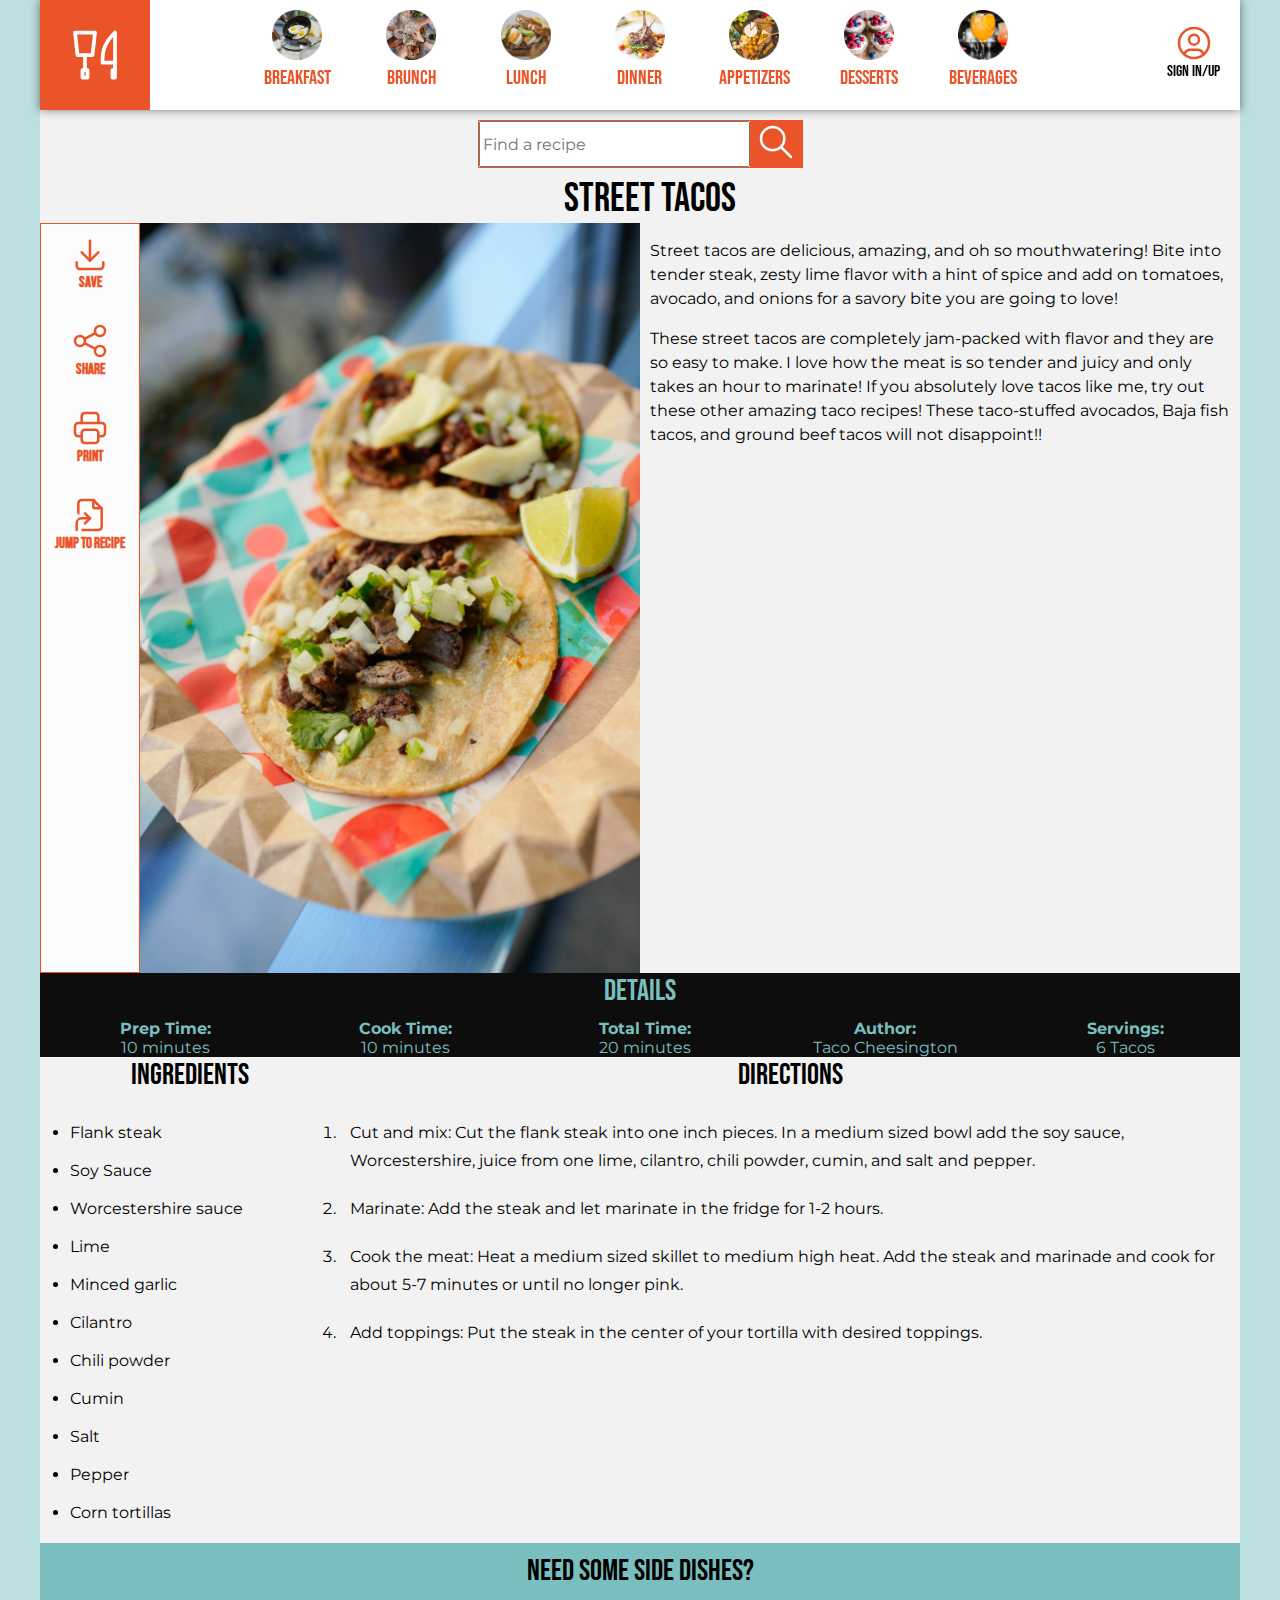
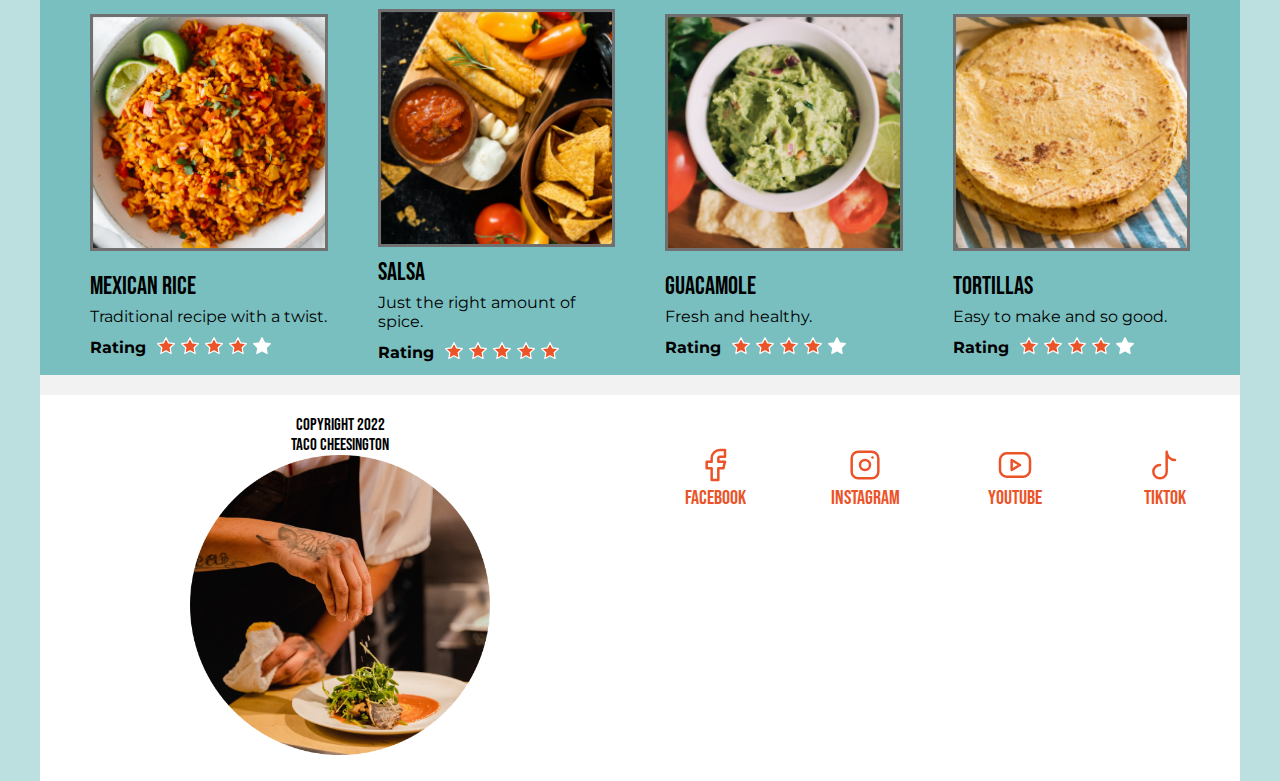
<file: index.html>
<!DOCTYPE html>
<html lang="en">
    <head>
        <meta charset="UTF-8"> 
        <meta name="viewport" content="width=device-width, initial-scale=1.0">
        <link rel="stylesheet" href="styles.css">
        <title>Good Eats- Street Tacos </title> 
        <link rel="preconnect" href="https://fonts.googleapis.com">
        <link rel="preconnect" href="https://fonts.gstatic.com" crossorigin>
        <link href="https://fonts.googleapis.com/css2?family=Bebas+Neue&family=Montserrat:ital,wght@0,400;0,700;1,400&display=swap" rel="stylesheet">
    </head>
    <body>
        <header>
            <section class="start">
                <h1>Street Tacos</h1>
                <div class="hud">
                    <menu>
                        <li>
                            <a href="#">
                                Save
                                <!--save-->
                                <svg xmlns="http://www.w3.org/2000/svg" class="icon icon-tabler icon-tabler-download" width="40" height="40" viewBox="0 0 24 24" stroke-width="1.5" stroke="#EB5428" fill="none" stroke-linecap="round" stroke-linejoin="round">
                                    <path stroke="none" d="M0 0h24v24H0z" fill="none"/>
                                    <path d="M4 17v2a2 2 0 0 0 2 2h12a2 2 0 0 0 2 -2v-2" />
                                    <polyline points="7 11 12 16 17 11" />
                                    <line x1="12" y1="4" x2="12" y2="16" />
                                </svg>
                            </a>
                        </li>
                        <li>
                            <a href="#">
                                Share
                                <!--share-->
                                <svg xmlns="http://www.w3.org/2000/svg" class="icon icon-tabler icon-tabler-share" width="40" height="40" viewBox="0 0 24 24" stroke-width="1.5" stroke="#EB5428" fill="none" stroke-linecap="round" stroke-linejoin="round">
                                    <path stroke="none" d="M0 0h24v24H0z" fill="none"/>
                                    <circle cx="6" cy="12" r="3" />
                                    <circle cx="18" cy="6" r="3" />
                                    <circle cx="18" cy="18" r="3" />
                                    <line x1="8.7" y1="10.7" x2="15.3" y2="7.3" />
                                    <line x1="8.7" y1="13.3" x2="15.3" y2="16.7" />
                                </svg>
                            </a>
                        </li>
                        <li>
                            <a href="#">
                                Print
                                <!--print-->
                                <svg xmlns="http://www.w3.org/2000/svg" class="icon icon-tabler icon-tabler-printer" width="40" height="40" viewBox="0 0 24 24" stroke-width="1.5" stroke="#EB5428" fill="none" stroke-linecap="round" stroke-linejoin="round">
                                    <path stroke="none" d="M0 0h24v24H0z" fill="none"/>
                                    <path d="M17 17h2a2 2 0 0 0 2 -2v-4a2 2 0 0 0 -2 -2h-14a2 2 0 0 0 -2 2v4a2 2 0 0 0 2 2h2" />
                                    <path d="M17 9v-4a2 2 0 0 0 -2 -2h-6a2 2 0 0 0 -2 2v4" />
                                    <rect x="7" y="13" width="10" height="8" rx="2" />
                                </svg>
                            </a>
                        </li>
                        <li>
                            <a href="#">
                                Jump to Recipe
                                <!--jump-->
                                <svg xmlns="http://www.w3.org/2000/svg" class="icon icon-tabler icon-tabler-file-symlink" width="40" height="40" viewBox="0 0 24 24" stroke-width="1.5" stroke="#EB5428" fill="none" stroke-linecap="round" stroke-linejoin="round">
                                    <path stroke="none" d="M0 0h24v24H0z" fill="none"/>
                                    <path d="M4 21v-4a3 3 0 0 1 3 -3h5" />
                                    <path d="M9 17l3 -3l-3 -3" />
                                    <path d="M14 3v4a1 1 0 0 0 1 1h4" />
                                    <path d="M5 11v-6a2 2 0 0 1 2 -2h7l5 5v11a2 2 0 0 1 -2 2h-9.5" />
                                </svg>
                            </a>
                        </li>
                    </menu>
                    <img src="./images/street-tacos.png" alt="Picture of Street Tacos">
                    <div>
                        <p>Street tacos are delicious, amazing, and oh so mouthwatering! Bite into tender steak, zesty lime flavor with a hint of spice and add on tomatoes, avocado, and onions for a savory bite you are going to love!</p>
                        <p>These street tacos are completely jam-packed with flavor and they are so easy to make. I love how the meat is so tender and juicy and only takes an hour to marinate! If you absolutely love tacos like me, try out these other amazing taco recipes! These taco-stuffed avocados, Baja fish tacos, and ground beef tacos will not disappoint!!</p>
                    </div>
                </div>
            </section>
        </header>
        <main>
            <section class="detail">
                <h2>Details</h2>
                <dl>
                    <dt>Prep Time:</dt>
                    <dd>10 minutes</dd>
                </dl>
                <dl>
                    <dt>Cook Time:</dt>
                    <dd>10 minutes</dd>
                </dl>
                <dl>
                    <dt>Total Time:</dt>
                    <dd>20 minutes</dd>
                </dl>
                <dl>
                    <dt>Author:</dt>
                    <dd>Taco Cheesington</dd>
                </dl>
                <dl>
                    <dt>Servings:</dt>
                    <dd>6 Tacos</dd>
                </dl>
            </section>
            <div class="instuctions">
                <section class="ingredients">
                    <h2>Ingredients</h2>
                        <ul>
                            <li>Flank steak</li>
                            <li>Soy Sauce</li>
                            <li>Worcestershire sauce</li>
                            <li>Lime</li>
                            <li>Minced garlic</li>
                            <li>Cilantro</li>
                            <li>Chili powder</li>
                            <li>Cumin</li>
                            <li>Salt</li>
                            <li>Pepper</li>
                            <li>Corn tortillas</li>
                        </ul>
                </section>
                <section class="directions">
                    <h2>Directions</h2>
                        <ol>
                            <li>Cut and mix: Cut the flank steak into one inch pieces. In a medium sized bowl add the soy sauce, Worcestershire, juice from one lime, cilantro, chili powder, cumin, and salt and pepper.</li>
                            <li>Marinate: Add the steak and let marinate in the fridge for 1-2 hours.</li>
                            <li>Cook the meat: Heat a medium sized skillet to medium high heat. Add the steak and marinade and cook for about 5-7 minutes or until no longer pink.</li>
                            <li>Add toppings: Put the steak in the center of your tortilla with desired toppings.</li>
                        </ol>
                </section>
            </div>
            <section class="side-dishes">
                <h2>Need some side dishes?</h2>
                <section>
                    <img src="./images/mexican-rice.png" alt="Picture of Mexican Rice">
                    <div>
                        <h3>Mexican Rice</h3>
                        <p>Traditional recipe with a twist.</p>
                        <dl>
                            <dt>Rating</dt>
                            <dd>
                                <svg xmlns="http://www.w3.org/2000/svg" class="icon icon-tabler icon-tabler-star" width="20" height="20" viewBox="0 0 24 24" stroke-width="1.5" stroke="#ffffff" fill="#EB5428" stroke-linecap="round" stroke-linejoin="round">
                                    <path stroke="none" d="M0 0h24v24H0z" fill="none"/>
                                    <path d="M12 17.75l-6.172 3.245l1.179 -6.873l-5 -4.867l6.9 -1l3.086 -6.253l3.086 6.253l6.9 1l-5 4.867l1.179 6.873z" />
                                </svg>
                                <svg xmlns="http://www.w3.org/2000/svg" class="icon icon-tabler icon-tabler-star" width="20" height="20" viewBox="0 0 24 24" stroke-width="1.5" stroke="#ffffff" fill="#EB5428" stroke-linecap="round" stroke-linejoin="round">
                                    <path stroke="none" d="M0 0h24v24H0z" fill="none"/>
                                    <path d="M12 17.75l-6.172 3.245l1.179 -6.873l-5 -4.867l6.9 -1l3.086 -6.253l3.086 6.253l6.9 1l-5 4.867l1.179 6.873z" />
                                </svg>
                                <svg xmlns="http://www.w3.org/2000/svg" class="icon icon-tabler icon-tabler-star" width="20" height="20" viewBox="0 0 24 24" stroke-width="1.5" stroke="#ffffff" fill="#EB5428" stroke-linecap="round" stroke-linejoin="round">
                                    <path stroke="none" d="M0 0h24v24H0z" fill="none"/>
                                    <path d="M12 17.75l-6.172 3.245l1.179 -6.873l-5 -4.867l6.9 -1l3.086 -6.253l3.086 6.253l6.9 1l-5 4.867l1.179 6.873z" />
                                </svg>
                                <svg xmlns="http://www.w3.org/2000/svg" class="icon icon-tabler icon-tabler-star" width="20" height="20" viewBox="0 0 24 24" stroke-width="1.5" stroke="#ffffff" fill="#EB5428" stroke-linecap="round" stroke-linejoin="round">
                                    <path stroke="none" d="M0 0h24v24H0z" fill="none"/>
                                    <path d="M12 17.75l-6.172 3.245l1.179 -6.873l-5 -4.867l6.9 -1l3.086 -6.253l3.086 6.253l6.9 1l-5 4.867l1.179 6.873z" />
                                </svg>
                                <svg xmlns="http://www.w3.org/2000/svg" class="icon icon-tabler icon-tabler-star" width="20" height="20" viewBox="0 0 24 24" stroke-width="1.5" stroke="#ffffff" fill="#ffffff" stroke-linecap="round" stroke-linejoin="round">
                                    <path stroke="none" d="M0 0h24v24H0z" fill="none"/>
                                    <path d="M12 17.75l-6.172 3.245l1.179 -6.873l-5 -4.867l6.9 -1l3.086 -6.253l3.086 6.253l6.9 1l-5 4.867l1.179 6.873z" />
                                </svg>
                            </dd>
                        </dl>
                    </div>
                </section>
                <section>
                    <img src="./images/salsa.png" alt="Picture of salsa">
                    <div>
                        <h3>Salsa</h3>
                        <p>Just the right amount of spice.</p>
                        <dl>
                            <dt>Rating</dt>
                            <dd>
                                <svg xmlns="http://www.w3.org/2000/svg" class="icon icon-tabler icon-tabler-star" width="20" height="20" viewBox="0 0 24 24" stroke-width="1.5" stroke="#ffffff" fill="#EB5428" stroke-linecap="round" stroke-linejoin="round">
                                    <path stroke="none" d="M0 0h24v24H0z" fill="none"/>
                                    <path d="M12 17.75l-6.172 3.245l1.179 -6.873l-5 -4.867l6.9 -1l3.086 -6.253l3.086 6.253l6.9 1l-5 4.867l1.179 6.873z" />
                                </svg>
                                <svg xmlns="http://www.w3.org/2000/svg" class="icon icon-tabler icon-tabler-star" width="20" height="20" viewBox="0 0 24 24" stroke-width="1.5" stroke="#ffffff" fill="#EB5428" stroke-linecap="round" stroke-linejoin="round">
                                    <path stroke="none" d="M0 0h24v24H0z" fill="none"/>
                                    <path d="M12 17.75l-6.172 3.245l1.179 -6.873l-5 -4.867l6.9 -1l3.086 -6.253l3.086 6.253l6.9 1l-5 4.867l1.179 6.873z" />
                                </svg>
                                <svg xmlns="http://www.w3.org/2000/svg" class="icon icon-tabler icon-tabler-star" width="20" height="20" viewBox="0 0 24 24" stroke-width="1.5" stroke="#ffffff" fill="#EB5428" stroke-linecap="round" stroke-linejoin="round">
                                    <path stroke="none" d="M0 0h24v24H0z" fill="none"/>
                                    <path d="M12 17.75l-6.172 3.245l1.179 -6.873l-5 -4.867l6.9 -1l3.086 -6.253l3.086 6.253l6.9 1l-5 4.867l1.179 6.873z" />
                                </svg>
                                <svg xmlns="http://www.w3.org/2000/svg" class="icon icon-tabler icon-tabler-star" width="20" height="20" viewBox="0 0 24 24" stroke-width="1.5" stroke="#ffffff" fill="#EB5428" stroke-linecap="round" stroke-linejoin="round">
                                    <path stroke="none" d="M0 0h24v24H0z" fill="none"/>
                                    <path d="M12 17.75l-6.172 3.245l1.179 -6.873l-5 -4.867l6.9 -1l3.086 -6.253l3.086 6.253l6.9 1l-5 4.867l1.179 6.873z" />
                                </svg>
                                <svg xmlns="http://www.w3.org/2000/svg" class="icon icon-tabler icon-tabler-star" width="20" height="20" viewBox="0 0 24 24" stroke-width="1.5" stroke="#ffffff" fill="#EB5428" stroke-linecap="round" stroke-linejoin="round">
                                    <path stroke="none" d="M0 0h24v24H0z" fill="none"/>
                                    <path d="M12 17.75l-6.172 3.245l1.179 -6.873l-5 -4.867l6.9 -1l3.086 -6.253l3.086 6.253l6.9 1l-5 4.867l1.179 6.873z" />
                                </svg>  
                            </dd>
                        </dl>
                    </div>
                </section>
                <section>
                    <img src="./images/guacamole.png" alt="Picture of Guacamole">
                    <div>
                        <h3>Guacamole</h3>
                        <p>Fresh and healthy.</p>
                        <dl>
                            <dt>Rating</dt>
                            <dd>
                                <svg xmlns="http://www.w3.org/2000/svg" class="icon icon-tabler icon-tabler-star" width="20" height="20" viewBox="0 0 24 24" stroke-width="1.5" stroke="#ffffff" fill="#EB5428" stroke-linecap="round" stroke-linejoin="round">
                                    <path stroke="none" d="M0 0h24v24H0z" fill="none"/>
                                    <path d="M12 17.75l-6.172 3.245l1.179 -6.873l-5 -4.867l6.9 -1l3.086 -6.253l3.086 6.253l6.9 1l-5 4.867l1.179 6.873z" />
                                </svg>
                                <svg xmlns="http://www.w3.org/2000/svg" class="icon icon-tabler icon-tabler-star" width="20" height="20" viewBox="0 0 24 24" stroke-width="1.5" stroke="#ffffff" fill="#EB5428" stroke-linecap="round" stroke-linejoin="round">
                                    <path stroke="none" d="M0 0h24v24H0z" fill="none"/>
                                    <path d="M12 17.75l-6.172 3.245l1.179 -6.873l-5 -4.867l6.9 -1l3.086 -6.253l3.086 6.253l6.9 1l-5 4.867l1.179 6.873z" />
                                </svg>
                                <svg xmlns="http://www.w3.org/2000/svg" class="icon icon-tabler icon-tabler-star" width="20" height="20" viewBox="0 0 24 24" stroke-width="1.5" stroke="#ffffff" fill="#EB5428" stroke-linecap="round" stroke-linejoin="round">
                                    <path stroke="none" d="M0 0h24v24H0z" fill="none"/>
                                    <path d="M12 17.75l-6.172 3.245l1.179 -6.873l-5 -4.867l6.9 -1l3.086 -6.253l3.086 6.253l6.9 1l-5 4.867l1.179 6.873z" />
                                </svg>
                                <svg xmlns="http://www.w3.org/2000/svg" class="icon icon-tabler icon-tabler-star" width="20" height="20" viewBox="0 0 24 24" stroke-width="1.5" stroke="#ffffff" fill="#EB5428" stroke-linecap="round" stroke-linejoin="round">
                                    <path stroke="none" d="M0 0h24v24H0z" fill="none"/>
                                    <path d="M12 17.75l-6.172 3.245l1.179 -6.873l-5 -4.867l6.9 -1l3.086 -6.253l3.086 6.253l6.9 1l-5 4.867l1.179 6.873z" />
                                </svg>
                                <svg xmlns="http://www.w3.org/2000/svg" class="icon icon-tabler icon-tabler-star" width="20" height="20" viewBox="0 0 24 24" stroke-width="1.5" stroke="#ffffff" fill="#ffffff" stroke-linecap="round" stroke-linejoin="round">
                                    <path stroke="none" d="M0 0h24v24H0z" fill="none"/>
                                    <path d="M12 17.75l-6.172 3.245l1.179 -6.873l-5 -4.867l6.9 -1l3.086 -6.253l3.086 6.253l6.9 1l-5 4.867l1.179 6.873z" />
                                </svg>    
                            </dd>
                        </dl>
                    </div>
                </section>
                <section>
                    <img src="./images/tortillas.png" alt="Picture of Tortillas">
                    <div>
                        <h3>Tortillas</h3>
                        <p>Easy to make and so good.</p>
                        <dl>
                            <dt>Rating</dt>
                            <dd>
                                <svg xmlns="http://www.w3.org/2000/svg" class="icon icon-tabler icon-tabler-star" width="20" height="20" viewBox="0 0 24 24" stroke-width="1.5" stroke="#ffffff" fill="#EB5428" stroke-linecap="round" stroke-linejoin="round">
                                    <path stroke="none" d="M0 0h24v24H0z" fill="none"/>
                                    <path d="M12 17.75l-6.172 3.245l1.179 -6.873l-5 -4.867l6.9 -1l3.086 -6.253l3.086 6.253l6.9 1l-5 4.867l1.179 6.873z" />
                                </svg>
                                <svg xmlns="http://www.w3.org/2000/svg" class="icon icon-tabler icon-tabler-star" width="20" height="20" viewBox="0 0 24 24" stroke-width="1.5" stroke="#ffffff" fill="#EB5428" stroke-linecap="round" stroke-linejoin="round">
                                    <path stroke="none" d="M0 0h24v24H0z" fill="none"/>
                                    <path d="M12 17.75l-6.172 3.245l1.179 -6.873l-5 -4.867l6.9 -1l3.086 -6.253l3.086 6.253l6.9 1l-5 4.867l1.179 6.873z" />
                                </svg>
                                <svg xmlns="http://www.w3.org/2000/svg" class="icon icon-tabler icon-tabler-star" width="20" height="20" viewBox="0 0 24 24" stroke-width="1.5" stroke="#ffffff" fill="#EB5428" stroke-linecap="round" stroke-linejoin="round">
                                    <path stroke="none" d="M0 0h24v24H0z" fill="none"/>
                                    <path d="M12 17.75l-6.172 3.245l1.179 -6.873l-5 -4.867l6.9 -1l3.086 -6.253l3.086 6.253l6.9 1l-5 4.867l1.179 6.873z" />
                                </svg>
                                <svg xmlns="http://www.w3.org/2000/svg" class="icon icon-tabler icon-tabler-star" width="20" height="20" viewBox="0 0 24 24" stroke-width="1.5" stroke="#ffffff" fill="#EB5428" stroke-linecap="round" stroke-linejoin="round">
                                    <path stroke="none" d="M0 0h24v24H0z" fill="none"/>
                                    <path d="M12 17.75l-6.172 3.245l1.179 -6.873l-5 -4.867l6.9 -1l3.086 -6.253l3.086 6.253l6.9 1l-5 4.867l1.179 6.873z" />
                                </svg>
                                <svg xmlns="http://www.w3.org/2000/svg" class="icon icon-tabler icon-tabler-star" width="20" height="20" viewBox="0 0 24 24" stroke-width="1.5" stroke="#ffffff" fill="#ffffff" stroke-linecap="round" stroke-linejoin="round">
                                    <path stroke="none" d="M0 0h24v24H0z" fill="none"/>
                                    <path d="M12 17.75l-6.172 3.245l1.179 -6.873l-5 -4.867l6.9 -1l3.086 -6.253l3.086 6.253l6.9 1l-5 4.867l1.179 6.873z" />
                                </svg>  
                            </dd>
                        </dl>
                    </div>
                </section>
            </section>
        </main>
        <nav>
            <input type="checkbox" id="menu-button">
            <label for="menu-button">
                <!--hamburger-->
                <svg xmlns="http://www.w3.org/2000/svg" width="40" height="40" style="enable-background:new 0 0 40 40" xml:space="preserve">
                    <path d="M36 17.6c.1 1.8.1 3.6.1 5.4.1 2.7 0 5.5-.9 8-.5 1.4-1.3 2.6-2.4 3.6-3.3 2.7-6 2.4-12.6 2.4-4.6 0-9.2.2-12.2-1.9-2.5-1.8-3.6-4.2-3.8-7.1-.2-3.6.1-7.2.1-10.8 0-2.6.6-5.1 1.9-7.4 2.5-4.5 7.3-7.5 12.4-8 .4-.1.9-.1 1.4-.1 5.2 0 10.1 2.6 13 6.8 1 1.5 1.8 3.1 2.3 4.9.4 1.3.6 2.7.7 4.2z" style="fill:none;stroke:#eb5428;stroke-width:2;stroke-miterlimit:10"/>
                    <path d="M36.1 22.6c0 .5-.1 1-.5 1.4-.5.7-1.4 1.2-2.6 1.3-2.8.2-5.8.1-8.6.1h-12c-1.3 0-2.6 0-3.8-.1-1.1 0-2.4 0-3.3-.6-.8-.6-1.2-1.4-1.2-2.2 0-.9.3-1.8 1.5-2.3.9-.4 2-.5 3.1-.5 1.4 0 2.8-.1 4.3-.1h14.5c1.2 0 2.3 0 3.5.1 1.7.1 3.3-.1 4.4 1 .3.6.7 1.3.7 1.9z" style="fill:none;stroke:#fff;stroke-width:2.0832;stroke-miterlimit:10"/>
                    <path d="M38.5 22.6c0 .9-.2 1.7-.5 2.5-.6 1.3-1.7 2.1-3 2.2-3.3.3-6.7.2-9.9.2H11.2c-1.5 0-3-.1-4.4-.1-1.3-.1-2.8 0-3.8-1-.9-1-1.3-2.5-1.3-3.8 0-1.6.3-3.1 1.7-4 1-.7 2.3-.8 3.5-.8 1.6-.1 3.3-.1 4.9-.1H28.5c1.3 0 2.7 0 4 .1 2 .1 3.8-.1 5.1 1.7.5.9.9 2 .9 3.1z" style="fill:none;stroke:#eb5428;stroke-width:2.9408;stroke-miterlimit:10"/>
                </svg>
                Menu
            </label>
            <a href="logo">
                 <!--logo-->
                <svg xmlns="http://www.w3.org/2000/svg" class="icon icon-tabler icon-tabler-tools-kitchen" width="60" height="60" viewBox="0 0 24 24" stroke-width="1.5" stroke="#ffffff" fill="none" stroke-linecap="round" stroke-linejoin="round">
                    <path stroke="none" d="M0 0h24v24H0z" fill="none"/>
                    <path d="M4 3h8l-1 9h-6z" />
                    <path d="M7 18h2v3h-2z" />
                    <path d="M20 3v12h-5c-.023 -3.681 .184 -7.406 5 -12z" />
                    <path d="M20 15v6h-1v-3" />
                    <line x1="8" y1="12" x2="8" y2="18" />
                </svg>   
            </a>
            <ul>
                <li><a href="breakfast"><img src="./images/breakfast.png" alt="Breakfast">Breakfast</a></li>
                <li><a href="brunch"><img src="./images/brunch.png" alt="Brunch">Brunch</a></li>
                <li><a href="lunch"><img src="./images/lunch.png" alt="Lunch">Lunch</a></li>
                <li><a href="dinner"><img src="./images/dinner.png" alt="Dinner">Dinner</a></li>
                <li><a href="appetizers"><img src="./images/appetizers.png" alt="Appetizers">Appetizers</a></li>
                <li><a href="desserts"><img src="./images/desserts.png" alt="Desserts">Desserts</a></li>
                <li><a href="beverages"><img src="./images/beverages.png" alt="Beverages">Beverages</a></li>
            </ul>
            <a href="/profile">
                <!--avatar-->
                <svg xmlns="http://www.w3.org/2000/svg" class="icon icon-tabler icon-tabler-user-circle" width="40" height="40" viewBox="0 0 24 24" stroke-width="1.5" stroke="#EB5428" fill="none" stroke-linecap="round" stroke-linejoin="round">
                    <path stroke="none" d="M0 0h24v24H0z" fill="none"/>
                    <circle cx="12" cy="12" r="9" />
                    <circle cx="12" cy="10" r="3" />
                    <path d="M6.168 18.849a4 4 0 0 1 3.832 -2.849h4a4 4 0 0 1 3.834 2.855" />
                </svg>
                <span>Sign In/UP</span>
            </a>
        </nav>
        <div class="search">
            <form action="look">
                <input type="search" name="search" id="site-search" placeholder="Find a recipe">
                <button type="submit">
                    <!--search-->
                    <svg xmlns="http://www.w3.org/2000/svg" class="icon icon-tabler icon-tabler-search" width="40" height="40" viewBox="0 0 24 24" stroke-width="1.5" stroke="#ffffff" fill="none" stroke-linecap="round" stroke-linejoin="round">
                        <path stroke="none" d="M0 0h24v24H0z" fill="none"/>
                        <circle cx="10" cy="10" r="7" />
                        <line x1="21" y1="21" x2="15" y2="15" />
                    </svg>    
                </button>
            </form>
        </div>
        <footer id="social">
            <h2>Connect</h2>
            <section>
                <h3>Social Media Links</h3>
                <ul>
                    <li>
                        <a href="#">
                            <!--facebook-->
                            <svg xmlns="http://www.w3.org/2000/svg" class="icon icon-tabler icon-tabler-brand-facebook" width="40" height="40" viewBox="0 0 24 24" stroke-width="1.5" stroke="#EB5428" fill="none" stroke-linecap="round" stroke-linejoin="round">
                                <path stroke="none" d="M0 0h24v24H0z" fill="none"/>
                                <path d="M7 10v4h3v7h4v-7h3l1 -4h-4v-2a1 1 0 0 1 1 -1h3v-4h-3a5 5 0 0 0 -5 5v2h-3" />
                            </svg>
                            Facebook
                        </a>
                    </li>
                    <li>
                        <a href="#">
                            <!--instagram-->
                            <svg xmlns="http://www.w3.org/2000/svg" class="icon icon-tabler icon-tabler-brand-instagram" width="40" height="40" viewBox="0 0 24 24" stroke-width="1.5" stroke="#EB5428" fill="none" stroke-linecap="round" stroke-linejoin="round">
                                <path stroke="none" d="M0 0h24v24H0z" fill="none"/>
                                <rect x="4" y="4" width="16" height="16" rx="4" />
                                <circle cx="12" cy="12" r="3" />
                                <line x1="16.5" y1="7.5" x2="16.5" y2="7.501" />
                            </svg>
                            Instagram
                        </a>
                    </li>
                    <li>
                        <a href="#">
                            <!--youtube-->
                            <svg xmlns="http://www.w3.org/2000/svg" class="icon icon-tabler icon-tabler-brand-youtube" width="40" height="40" viewBox="0 0 24 24" stroke-width="1.5" stroke="#EB5428" fill="none" stroke-linecap="round" stroke-linejoin="round">
                                <path stroke="none" d="M0 0h24v24H0z" fill="none"/>
                                <rect x="3" y="5" width="18" height="14" rx="4" />
                                <path d="M10 9l5 3l-5 3z" />
                            </svg>
                            YouTube
                        </a>
                    </li>
                    <li>
                        <a href="#">
                            <!--tiktok-->
                            <svg xmlns="http://www.w3.org/2000/svg" class="icon icon-tabler icon-tabler-brand-tiktok" width="40" height="40" viewBox="0 0 24 24" stroke-width="1.5" stroke="#EB5428" fill="none" stroke-linecap="round" stroke-linejoin="round">
                                <path stroke="none" d="M0 0h24v24H0z" fill="none"/>
                                <path d="M9 12a4 4 0 1 0 4 4v-12a5 5 0 0 0 5 5" />
                            </svg> 
                            TikTok
                        </a>
                    </li>
                </ul>
            </section>
            <section>
                <h3>Good Eats</h3>
                <small>Copyright 2022</small>
                <small>Taco Cheesington</small>
                <img src="./images/taco-cheesington.png" alt="Taco Cheesington">
            </section>
        </footer>
    </body>
</html>
</file>
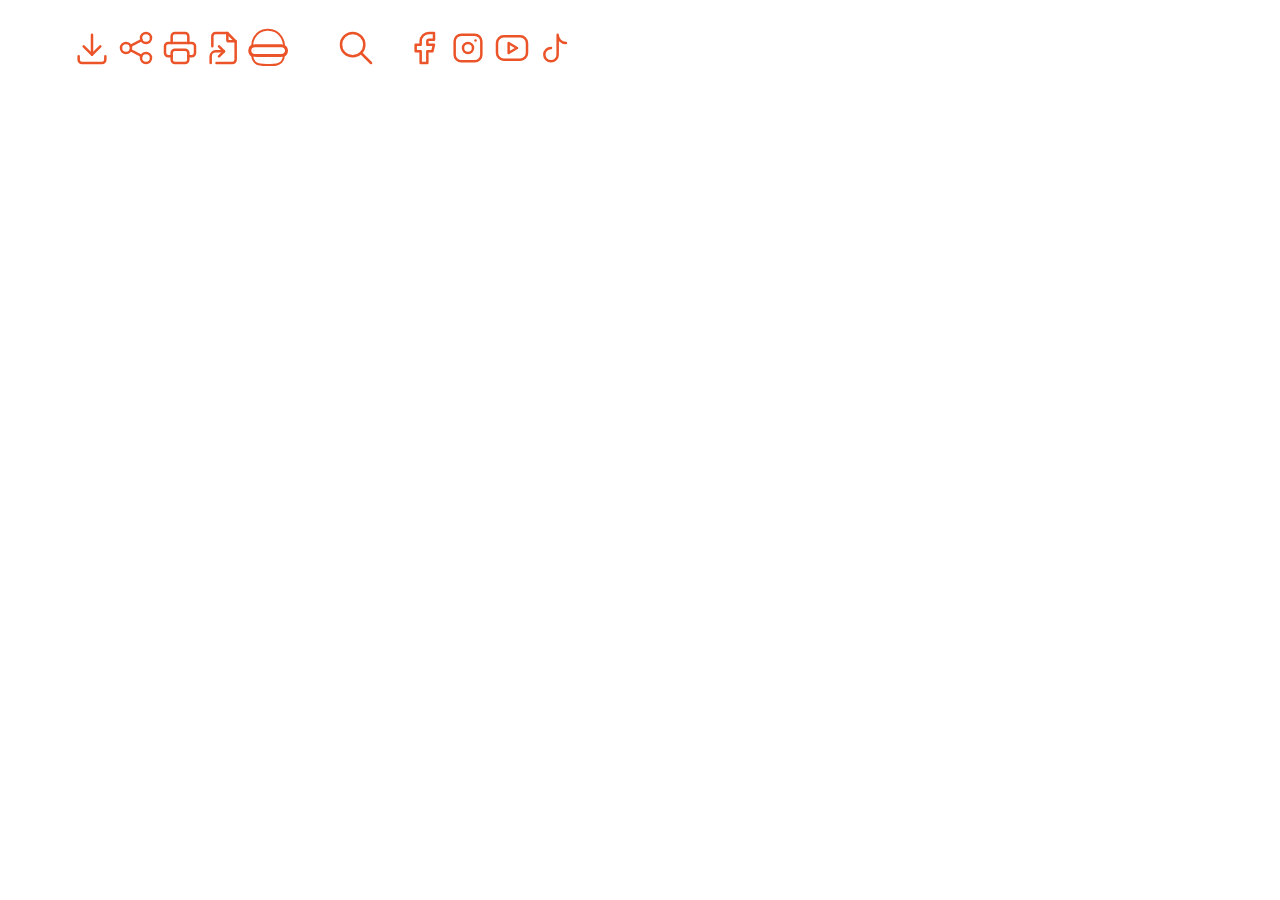
<file: svgs.html>
<!DOCTYPE html>
<html lang="en">
<head>
    <meta charset="UTF-8">
    <meta http-equiv="X-UA-Compatible" content="IE=edge">
    <meta name="viewport" content="width=device-width, initial-scale=1.0">
    <title>SVGs</title>
</head>
<body>
    <!--logo-->
    <svg xmlns="http://www.w3.org/2000/svg" class="icon icon-tabler icon-tabler-tools-kitchen" width="60" height="60" viewBox="0 0 24 24" stroke-width="1.5" stroke="#ffffff" fill="none" stroke-linecap="round" stroke-linejoin="round">
        <path stroke="none" d="M0 0h24v24H0z" fill="none"/>
        <path d="M4 3h8l-1 9h-6z" />
        <path d="M7 18h2v3h-2z" />
        <path d="M20 3v12h-5c-.023 -3.681 .184 -7.406 5 -12z" />
        <path d="M20 15v6h-1v-3" />
        <line x1="8" y1="12" x2="8" y2="18" />
      </svg>
    <!--save-->
    <svg xmlns="http://www.w3.org/2000/svg" class="icon icon-tabler icon-tabler-download" width="40" height="40" viewBox="0 0 24 24" stroke-width="1.5" stroke="#EB5428" fill="none" stroke-linecap="round" stroke-linejoin="round">
        <path stroke="none" d="M0 0h24v24H0z" fill="none"/>
        <path d="M4 17v2a2 2 0 0 0 2 2h12a2 2 0 0 0 2 -2v-2" />
        <polyline points="7 11 12 16 17 11" />
        <line x1="12" y1="4" x2="12" y2="16" />
      </svg>
    <!--share-->
    <svg xmlns="http://www.w3.org/2000/svg" class="icon icon-tabler icon-tabler-share" width="40" height="40" viewBox="0 0 24 24" stroke-width="1.5" stroke="#EB5428" fill="none" stroke-linecap="round" stroke-linejoin="round">
        <path stroke="none" d="M0 0h24v24H0z" fill="none"/>
        <circle cx="6" cy="12" r="3" />
        <circle cx="18" cy="6" r="3" />
        <circle cx="18" cy="18" r="3" />
        <line x1="8.7" y1="10.7" x2="15.3" y2="7.3" />
        <line x1="8.7" y1="13.3" x2="15.3" y2="16.7" />
      </svg>
    <!--print-->
    <svg xmlns="http://www.w3.org/2000/svg" class="icon icon-tabler icon-tabler-printer" width="40" height="40" viewBox="0 0 24 24" stroke-width="1.5" stroke="#EB5428" fill="none" stroke-linecap="round" stroke-linejoin="round">
        <path stroke="none" d="M0 0h24v24H0z" fill="none"/>
        <path d="M17 17h2a2 2 0 0 0 2 -2v-4a2 2 0 0 0 -2 -2h-14a2 2 0 0 0 -2 2v4a2 2 0 0 0 2 2h2" />
        <path d="M17 9v-4a2 2 0 0 0 -2 -2h-6a2 2 0 0 0 -2 2v4" />
        <rect x="7" y="13" width="10" height="8" rx="2" />
      </svg>
    <!--jump-->
    <svg xmlns="http://www.w3.org/2000/svg" class="icon icon-tabler icon-tabler-file-symlink" width="40" height="40" viewBox="0 0 24 24" stroke-width="1.5" stroke="#EB5428" fill="none" stroke-linecap="round" stroke-linejoin="round">
        <path stroke="none" d="M0 0h24v24H0z" fill="none"/>
        <path d="M4 21v-4a3 3 0 0 1 3 -3h5" />
        <path d="M9 17l3 -3l-3 -3" />
        <path d="M14 3v4a1 1 0 0 0 1 1h4" />
        <path d="M5 11v-6a2 2 0 0 1 2 -2h7l5 5v11a2 2 0 0 1 -2 2h-9.5" />
      </svg>
    <!--hamburger-->
    <svg xmlns="http://www.w3.org/2000/svg" width="40" height="40" style="enable-background:new 0 0 40 40" xml:space="preserve">
        <path d="M36 17.6c.1 1.8.1 3.6.1 5.4.1 2.7 0 5.5-.9 8-.5 1.4-1.3 2.6-2.4 3.6-3.3 2.7-6 2.4-12.6 2.4-4.6 0-9.2.2-12.2-1.9-2.5-1.8-3.6-4.2-3.8-7.1-.2-3.6.1-7.2.1-10.8 0-2.6.6-5.1 1.9-7.4 2.5-4.5 7.3-7.5 12.4-8 .4-.1.9-.1 1.4-.1 5.2 0 10.1 2.6 13 6.8 1 1.5 1.8 3.1 2.3 4.9.4 1.3.6 2.7.7 4.2z" style="fill:none;stroke:#eb5428;stroke-width:2;stroke-miterlimit:10"/>
        <path d="M36.1 22.6c0 .5-.1 1-.5 1.4-.5.7-1.4 1.2-2.6 1.3-2.8.2-5.8.1-8.6.1h-12c-1.3 0-2.6 0-3.8-.1-1.1 0-2.4 0-3.3-.6-.8-.6-1.2-1.4-1.2-2.2 0-.9.3-1.8 1.5-2.3.9-.4 2-.5 3.1-.5 1.4 0 2.8-.1 4.3-.1h14.5c1.2 0 2.3 0 3.5.1 1.7.1 3.3-.1 4.4 1 .3.6.7 1.3.7 1.9z" style="fill:none;stroke:#fff;stroke-width:2.0832;stroke-miterlimit:10"/>
        <path d="M38.5 22.6c0 .9-.2 1.7-.5 2.5-.6 1.3-1.7 2.1-3 2.2-3.3.3-6.7.2-9.9.2H11.2c-1.5 0-3-.1-4.4-.1-1.3-.1-2.8 0-3.8-1-.9-1-1.3-2.5-1.3-3.8 0-1.6.3-3.1 1.7-4 1-.7 2.3-.8 3.5-.8 1.6-.1 3.3-.1 4.9-.1H28.5c1.3 0 2.7 0 4 .1 2 .1 3.8-.1 5.1 1.7.5.9.9 2 .9 3.1z" style="fill:none;stroke:#eb5428;stroke-width:2.9408;stroke-miterlimit:10"/>
      </svg>
    <!--avatar-->
    <svg xmlns="http://www.w3.org/2000/svg" class="icon icon-tabler icon-tabler-user-circle" width="40" height="40" viewBox="0 0 24 24" stroke-width="1.5" stroke="#ffffff" fill="none" stroke-linecap="round" stroke-linejoin="round">
        <path stroke="none" d="M0 0h24v24H0z" fill="none"/>
        <circle cx="12" cy="12" r="9" />
        <circle cx="12" cy="10" r="3" />
        <path d="M6.168 18.849a4 4 0 0 1 3.832 -2.849h4a4 4 0 0 1 3.834 2.855" />
      </svg>
    <!--search-->
    <svg xmlns="http://www.w3.org/2000/svg" class="icon icon-tabler icon-tabler-search" width="40" height="40" viewBox="0 0 24 24" stroke-width="1.5" stroke="#EB5428" fill="none" stroke-linecap="round" stroke-linejoin="round">
        <path stroke="none" d="M0 0h24v24H0z" fill="none"/>
        <circle cx="10" cy="10" r="7" />
        <line x1="21" y1="21" x2="15" y2="15" />
    </svg>
    <!--star-->
    <svg xmlns="http://www.w3.org/2000/svg" class="icon icon-tabler icon-tabler-star" width="20" height="20" viewBox="0 0 24 24" stroke-width="1.5" stroke="#ffffff" fill="#ffffff" stroke-linecap="round" stroke-linejoin="round">
      <path stroke="none" d="M0 0h24v24H0z" fill="none"/>
      <path d="M12 17.75l-6.172 3.245l1.179 -6.873l-5 -4.867l6.9 -1l3.086 -6.253l3.086 6.253l6.9 1l-5 4.867l1.179 6.873z" />
    </svg>
    <!--facebook-->
    <svg xmlns="http://www.w3.org/2000/svg" class="icon icon-tabler icon-tabler-brand-facebook" width="40" height="40" viewBox="0 0 24 24" stroke-width="1.5" stroke="#EB5428" fill="none" stroke-linecap="round" stroke-linejoin="round">
        <path stroke="none" d="M0 0h24v24H0z" fill="none"/>
        <path d="M7 10v4h3v7h4v-7h3l1 -4h-4v-2a1 1 0 0 1 1 -1h3v-4h-3a5 5 0 0 0 -5 5v2h-3" />
      </svg>
    <!--instagram-->
    <svg xmlns="http://www.w3.org/2000/svg" class="icon icon-tabler icon-tabler-brand-instagram" width="40" height="40" viewBox="0 0 24 24" stroke-width="1.5" stroke="#EB5428" fill="none" stroke-linecap="round" stroke-linejoin="round">
        <path stroke="none" d="M0 0h24v24H0z" fill="none"/>
        <rect x="4" y="4" width="16" height="16" rx="4" />
        <circle cx="12" cy="12" r="3" />
        <line x1="16.5" y1="7.5" x2="16.5" y2="7.501" />
      </svg>
    <!--youtube-->
    <svg xmlns="http://www.w3.org/2000/svg" class="icon icon-tabler icon-tabler-brand-youtube" width="40" height="40" viewBox="0 0 24 24" stroke-width="1.5" stroke="#EB5428" fill="none" stroke-linecap="round" stroke-linejoin="round">
        <path stroke="none" d="M0 0h24v24H0z" fill="none"/>
        <rect x="3" y="5" width="18" height="14" rx="4" />
        <path d="M10 9l5 3l-5 3z" />
      </svg>
    <!--tiktok-->
    <svg xmlns="http://www.w3.org/2000/svg" class="icon icon-tabler icon-tabler-brand-tiktok" width="40" height="40" viewBox="0 0 24 24" stroke-width="1.5" stroke="#EB5428" fill="none" stroke-linecap="round" stroke-linejoin="round">
        <path stroke="none" d="M0 0h24v24H0z" fill="none"/>
        <path d="M9 12a4 4 0 1 0 4 4v-12a5 5 0 0 0 5 5" />
      </svg>
    </body>
</html>
</file>
<file: styles.css>
:root {
    --primary: #7ABFBF;
    --primary-light: rgba(122,191,191,0.5);
    --background: #0D0D0D;
    --foreground: #F2F2F2;
    --secondary-color: #EB5428;
}

* {
    font-family: 'Bebas Neue', sans-serif;
    font-weight: 400;
    box-sizing: border-box;
}

body {
    margin: 0 auto;
    width: 414px;
    background-color: var(--primary-light);
    overflow-x: hidden;
    position: relative;
}

main {
    background-color: var(--foreground);
    padding: 20px 0;
}

h1 {
    margin: 0;
    text-align: center;
    font-size: 40px;
}

h2 {
    margin: 0;
    text-align: center;
    font-size: 30px;
}

h3 {
    text-align: center;
    font-size: 25px;
}

nav a, nav span, menu li, #social li, footer {
    font-size: 20px;
}

p, dd, li, nav, input {
    font-size: 16px;
    font-weight: 400;
    font-family: 'Montserrat', sans-serif;
}

dt {
    font-size: 16px;
    font-weight: 700;
    font-family: 'Montserrat', sans-serif;
}

figure {
    margin: 0;
}

img {
    height: auto;
    width: 100%;
}

dd {
    margin: 0;
}

nav {
    width: 100%;
    top: 0;
    z-index: 1;
    display: grid;
    position: absolute;
    background-color: #FFFFFF;
    filter: drop-shadow(0 0 5px rgba(0,0,0,.5));
    grid-template-columns: repeat(4,1fr);
}

header {
    padding: 175px 0 0 0;
    background-color: var(--foreground);
}

header p:last-of-type {
    margin-bottom: 0;
}

nav label {
    padding: 0 20px;
    margin: auto auto;
    text-align: center;
}

a[href="logo"] {
    width: 100%;
    display: flex;
    justify-content: center;
    align-items: center;
    order: 2;
    grid-column: 2/4;
    background-color: var(--secondary-color);
}

a[href="/profile"] {
    color: #000000;
    gap: 5px;
    order: 3;
    text-decoration: none;
    padding: 0 20px;
    display: flex;
    align-items: center;
    margin: auto 0;
    justify-content: center;
    text-align: center;
    grid-column: 4/5;
    flex-direction: column;
}

a[href="/profile"] span {
    top: -6px;
    position: relative;
    font-size: 16px;
}

dl {
    margin: 0;
}

nav ul {
    margin: 0;   
    padding: 0 20px;
    order: 4;
    overflow: hidden;
    grid-template-columns: repeat(4, 1fr);
    gap: 10px;
    list-style: none;
    max-height: 0;
    display: grid;
    transition: all .2s ease-out;
    grid-column: 1/5;  
}

nav li {
    text-align: center;
}

label {
    user-select: none;
    cursor: pointer;
    height: fit-content;
    position: relative;
    display: inline-block;
    width: fit-content;
}

label span {
    background-color: #ffffff;
    display: block;
    height: 2px;
    position: relative;
    transition: background-color .2s ease-out;
    width: 18px;
}

label span:before, label span:after {
    width: 18px;
    position: relative;
    height: 2px;
    display: block;
    transition: background-color .2s ease-out;
    background-color: #ffffff;
}

label span:before {
    top: 5px;
}

label span:after {
    top: -5px;
}

#menu-button {
    display: none;
}

input:checked ~ ul {
    max-height: 500px;
    padding: 20px;
}

input:checked ~ label span {
    background: transparent;
}

input:checked ~ label span:before {
    transform: rotate(-45deg);
}

input:checked ~ label span:after {
    transform: rotate(45deg);
}

input:checked ~ label:not(.steps) span:before, input:checked ~ label:not(.steps) span:after {
    top: 0;
}

.search {
    width: 100%;
    top: 100px;
    justify-content: center;
    position: absolute;
    align-items: center;
    display: flex;
}

form {
    width: 325px;
    border: 1px solid var(--secondary-color);
    display: flex;
}

form input {
    width: 100%;
}

form button {
    background-color: var(--secondary-color);
    cursor: pointer;
    border: none;
}

.start menu {
    list-style: none;
    gap: 10px;
    display: grid;
    grid-template-columns: repeat(4, 1fr);
    padding: 0 10px;
    color: var(--secondary-color);
}

menu a {
    font-weight: 700;
    justify-content: center;
    white-space: nowrap;
    display: flex;
    font-size: 0.725em;
    text-transform: uppercase;
    align-items: center;
    flex-direction: column-reverse;
}

.hud p {
    padding: 0 10px;
    line-height: 1.5em;
}

.detail dl {
    justify-content: flex-start;
    padding-left: 10px;
    align-items: center;
    gap: 10px;
    display: flex;
}

.ingredients li {
    line-height: 2.5em;
}

.ingredients ul {
    padding-inline-start: 30px;
}

.instuctions ol {
    padding-inline-start: 30px;
}

.instuctions li {
    padding: 10px 0;
    padding-left: 10px;
    line-height: 1.75em;
}

.side-dishes {
    background-color: var(--primary);
    padding: 0.5em;
}

.side-dishes h2 {
    margin-bottom: 20px;
    margin-top: 0;
}

.side-dishes h3 {
    margin: 0;
    text-align: left;
}

.side-dishes p {
    margin-bottom: 10px;
    margin-top: 5px;
}

.side-dishes section {
    justify-content: center;
    gap: 10px;
    display: grid;
    align-items: center;
    grid-template-columns: repeat(4, 1fr);
}

.side-dishes section:not(:first-of-type) {
    margin-top: 1.5em;
}

.side-dishes section div {
    margin: 0;
    grid-column: 2/5;
}

a {
    color: var(--secondary-color);
    text-decoration: none;
}

a:hover, a:visited {
    text-decoration: underline;
    color: var(--secondary-color);
}

footer {
    background-color: #ffffff;
}

footer ul {
    margin: 0;
    padding: 30px 0 10px 0;
    display: grid;
    grid-template-columns: repeat(4, 1fr);
    list-style: none;
}

footer svg {
    margin: 0 auto;
    display: block;
}

footer li {
    text-align: center;
}


footer h3, footer h2 {
    display: none;
}

footer section:last-of-type {
    margin: 0 auto;
    width: 50%;
}

small {
    display: block;
    text-align: center;
}

@media (min-width: 768px) {
    body {
        width: 768px;
    }

    nav input, nav label {
        display: none;
    }

    a[href="logo"] {
        width: fit-content;
        grid-column: 1/2;
        order: 1;
    }

    a[href="/profile"] {
        width: fit-content;
        margin-left: auto;
    }

    nav ul {
        margin: 10px 0;
        max-height: fit-content;
        gap: 20px;
        grid-template-columns: repeat(7,1fr);
    }

    nav img {
        width: 50px;
        height: 50px;
    }

    header h1 {
        margin-left: 20px;
        text-align: left;
    }

    .search {
        width: fit-content;
        z-index: 1;
        top: 5px;
        right: 100px;
    }

    .hud {
        position: relative;
    }

    .start menu {
        width: 100%;
        padding: 10px 0;
        margin: 0;
        top: 0;
        position: absolute;
        background-color: rgba(255,255,255, .75);
    }

    .detail {
        text-align: center;
    }

    .detail dl {
        justify-content: center;
    }

    .instuctions {
        display: grid;
        grid-template-columns: repeat(4,1fr);
    }

    .ingredients li {
        line-height: 1.75em;
        padding: 0px 0;
    }

    .directions {
        grid-column: 2/5;
    }

    .side-dishes {
        display: grid;
        gap: 20px;
        grid-template-columns: repeat(2,1fr);
    }

    .side-dishes h2 {
        grid-column: 1/3;
    }

    .side-dishes section:not(:first-of-type) {
        margin-top: 0;
    }

    footer {
        padding: 20px 0;
        display: grid;
        grid-template-columns: repeat(2,1fr);
    }

    footer section:first-of-type {
        order: 2;
    }

}

@media (min-width: 1200px) {
    body {
        width: 1200px;
    }

    main {
        padding-top: 0;
    }

    nav {
        grid-template-columns: repeat(6,1fr);
    }

    nav ul {
        width: 100%;
        gap: 40px;
        grid-column: 2/6;
        order: 2;
    }

    header h1 {
        text-align: center;
    }

    a[href="logo"]{
        padding: 25px;
    }

    a[href="/profile"] {
        grid-column: 6/7;
        order: 3;
    }

    .search {
        width: 100%;
        top: 120px;
        z-index: 1;
        left: 0;
    }

    .hud {
        display: grid;
        grid-template-columns: repeat(12,1fr);
    }

    .hud menu {
        position: relative;
        gap: 30px;
        border: 1px solid var(--secondary-color);
        display: flex;
        flex-direction: column;
    }

    .hud menu li {
        height: fit-content;
    }

    .hud img {
        grid-column: 2/7;
    }

    .hud div {
        grid-column: 7/13;
    }

    .detail {
        display: grid;
        grid-template-columns: repeat(5, 1fr);
        color: var(--primary);
        background-color: var(--background);
    }

    .detail dl {
        display: block;
    }

    .detail h2 {
        margin-bottom: 10px;
        grid-column: 1/6;
    }

    .detail strong {
        display: block;
    }

    .instuctions ol {
        padding-inline-start: 30px;
        padding-right: 100px;
        padding: 0px 0 0px 0px;
    }

    .ingredients li {
        line-height: 1.75em;
        padding: 10px 0px 0px 0px;
    }

    .directions {
        grid-column: 2/5;
    }

    .side-dishes {
        padding: 10px 50px;
        grid-template-columns: repeat(4,1fr);
        gap: 0 50px;
    }

    .side-dishes h2 {
        grid-column: 1/5;
    }

    .side-dishes section img {
        grid-column: 1/5;
    }

    .side-dishes section div {
        grid-column: 1/5;
    }

    .side-dishes dl {
        align-items: center;
        display: flex;
        gap: 10px;
    }
}

/* Extra Credit Attempt*/
    @media print {

    body {
        font-family: serif;
        margin: 0.5in;
    }
    
    nav {
        display: none;
    }

    a::after {
        content: " (" attr(href) ")";
    }

    img {
        display: none;
    }
    
    html, body {
        height: 100%;
    }
        
    body {
        overflow: hidden;
    }
    
    @page {
        margin: 0.5in;
    }
  }
</file>
